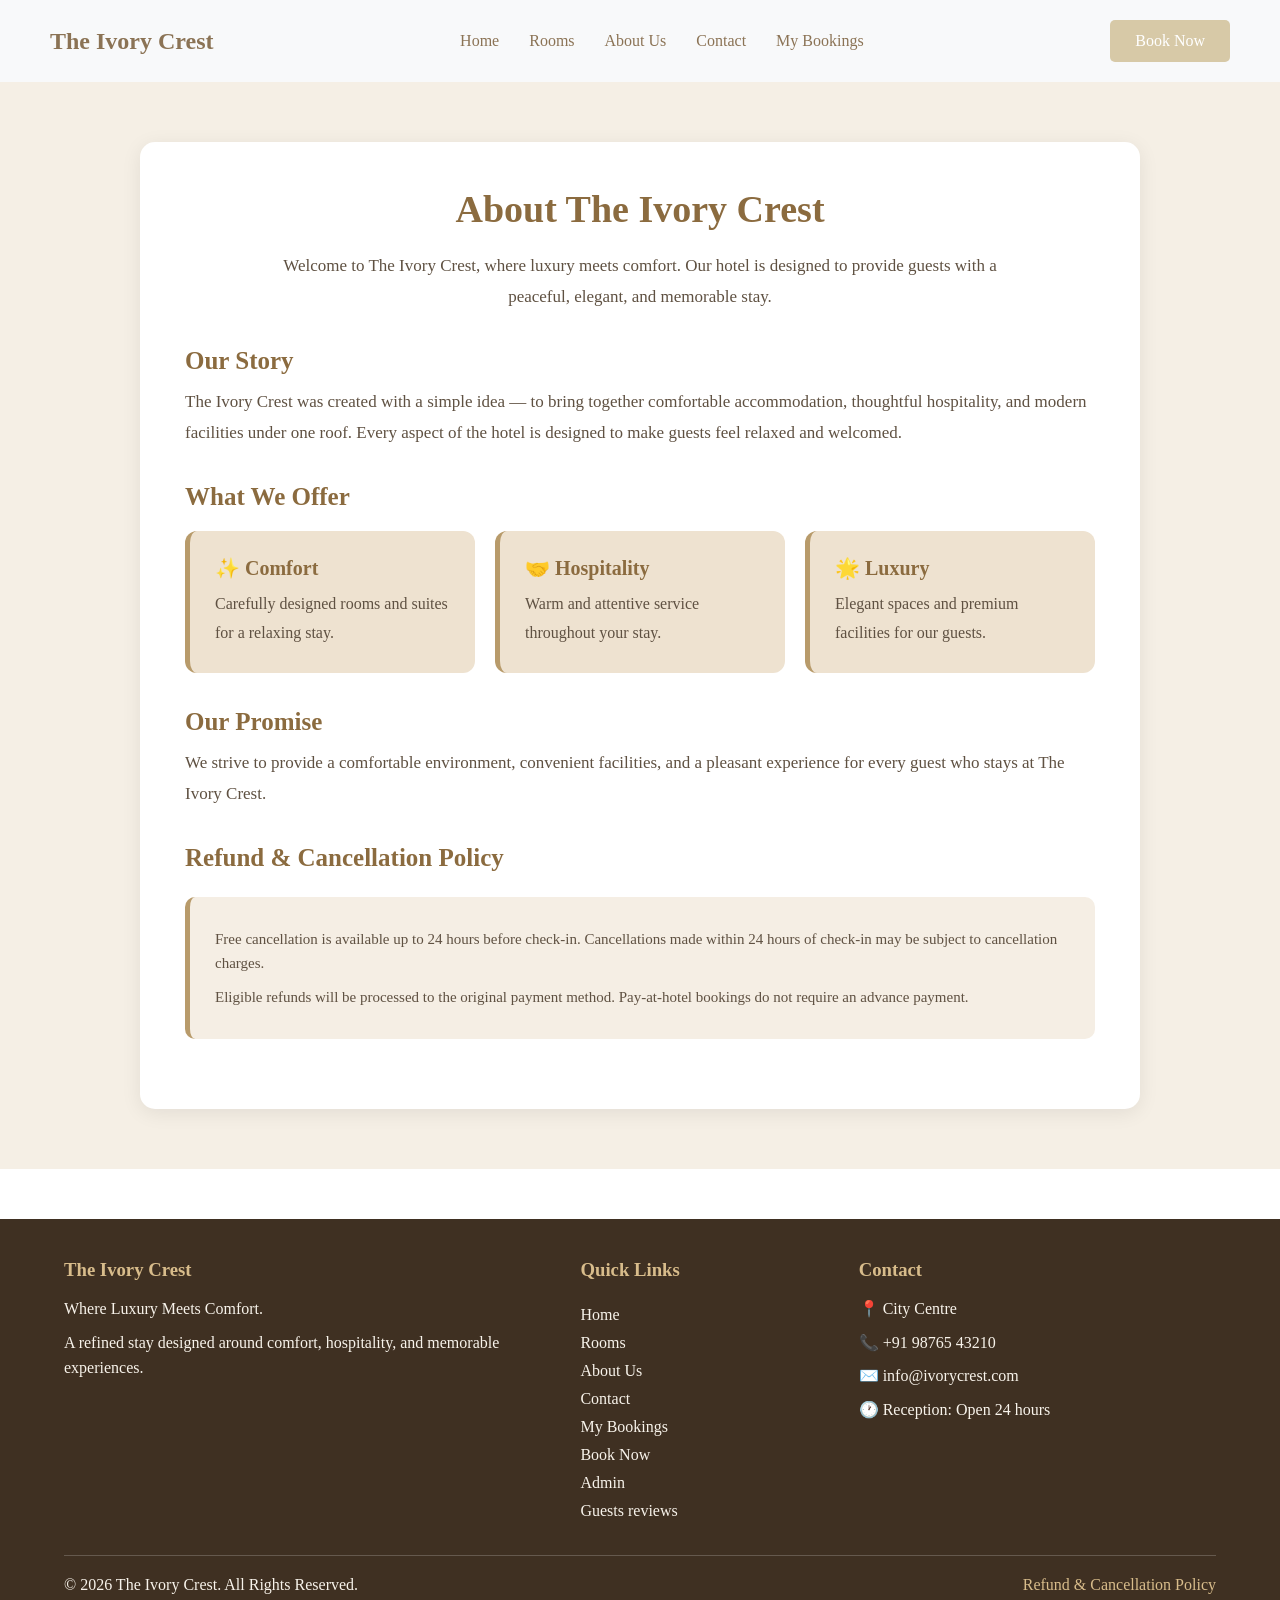
<file: about.html>
<!DOCTYPE html>
<html lang="en">
<head>
    <meta charset="UTF-8">
    <meta name="viewport" content="width=device-width, initial-scale=1.0">

    <title>About Us | The Ivory Crest</title>

    <link rel="stylesheet" href="style.css">
</head>

<body>

    <header>
        <nav>
            <div class="logo">The Ivory Crest</div>

            <ul>
                <li><a href="index.html">Home</a></li>
                <li><a href="index.html#rooms">Rooms</a></li>
                <li><a href="about.html">About Us</a></li>
                <li><a href="contact.html">Contact</a></li>
                <li><a href="my-bookings.html">My Bookings</a></li>
            </ul>

            <a href="booking.html" class="book-btn">Book Now</a>
        </nav>
    </header>

    <main class="about-page">

        <div class="about-page-card">

            <h1>About The Ivory Crest</h1>

            <p class="about-intro">
                Welcome to The Ivory Crest, where luxury meets comfort.
                Our hotel is designed to provide guests with a peaceful,
                elegant, and memorable stay.
            </p>

            <h2>Our Story</h2>

            <p>
                The Ivory Crest was created with a simple idea — to bring
                together comfortable accommodation, thoughtful hospitality,
                and modern facilities under one roof. Every aspect of the
                hotel is designed to make guests feel relaxed and welcomed.
            </p>

            <h2>What We Offer</h2>

            <div class="about-features">

                <div class="about-feature">
                    <h3>✨ Comfort</h3>
                    <p>
                        Carefully designed rooms and suites for a relaxing stay.
                    </p>
                </div>

                <div class="about-feature">
                    <h3>🤝 Hospitality</h3>
                    <p>
                        Warm and attentive service throughout your stay.
                    </p>
                </div>

                <div class="about-feature">
                    <h3>🌟 Luxury</h3>
                    <p>
                        Elegant spaces and premium facilities for our guests.
                    </p>
                </div>

            </div>

            <h2>Our Promise</h2>

            <p>
                We strive to provide a comfortable environment, convenient
                facilities, and a pleasant experience for every guest who
                stays at The Ivory Crest.
            </p>


        
        <h2 id="refund-policy">Refund & Cancellation Policy</h2>

<div class="refund-policy">
    <p>
        Free cancellation is available up to 24 hours before check-in.
        Cancellations made within 24 hours of check-in may be subject to
        cancellation charges.
    </p>

    <p>
        Eligible refunds will be processed to the original payment method.
        Pay-at-hotel bookings do not require an advance payment.
    </p>
</div>
</div>

    </main>

    <footer class="site-footer">

    <div class="footer-content">

        <div class="footer-about">
            <h3>The Ivory Crest</h3>
            <p>Where Luxury Meets Comfort.</p>
            <p>
                A refined stay designed around comfort,
                hospitality, and memorable experiences.
            </p>
        </div>

        <div class="footer-links">
            <h3>Quick Links</h3>
            <a href="index.html">Home</a>
            <a href="index.html#rooms">Rooms</a>
            <a href="about.html">About Us</a>
            <a href="contact.html">Contact</a>
            <a href="my-bookings.html">My Bookings</a>
            <a href="booking.html">Book Now</a>
            <a href="admin.html">Admin</a>
            <a href="reviews.html">Guests reviews</a>
        </div>

        <div class="footer-contact">
            <h3>Contact</h3>
            <p>📍 City Centre</p>
            <p>
                📞 <a href="tel:+919876543210">+91 98765 43210</a>
            </p>
            <p>
                ✉️ <a href="mailto:info@ivorycrest.com">info@ivorycrest.com</a>
            </p>
            <p>🕐 Reception: Open 24 hours</p>
        </div>

    </div>

    <div class="footer-bottom">
        <p>© 2026 The Ivory Crest. All Rights Reserved.</p>
        <a href="about.html#refund-policy">Refund & Cancellation Policy</a>
    </div>

</footer>

</body>
</html>
</file>
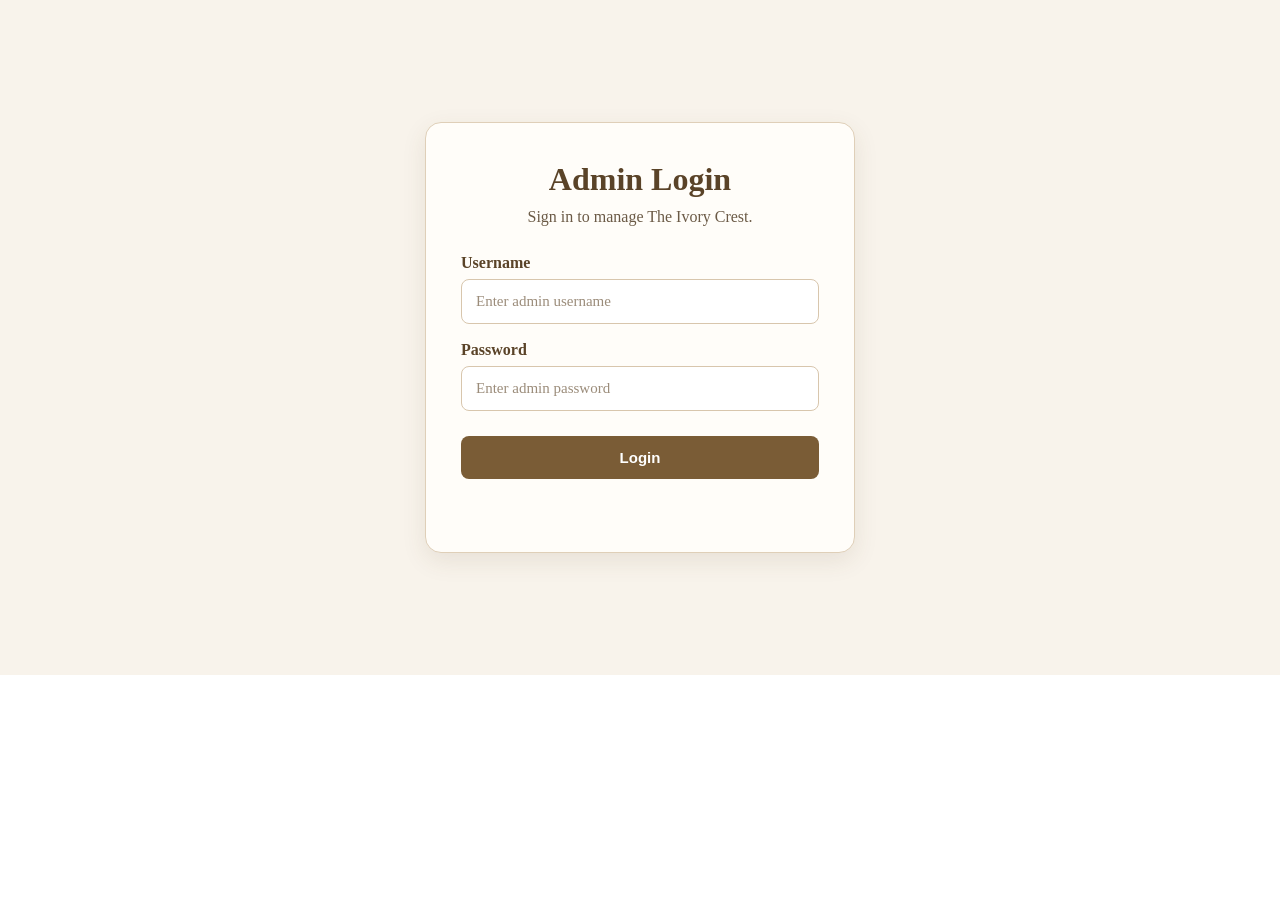
<file: admin-login.html>
<!DOCTYPE html>
<html lang="en">

<head>
    <meta charset="UTF-8">
    <meta name="viewport" content="width=device-width, initial-scale=1.0">

    <title>Admin Login | The Ivory Crest</title>

    <link rel="stylesheet" href="style.css">
</head>

<body>

    <main class="admin-login-page">

        <div class="admin-login-card">

            <h1>Admin Login</h1>

            <p>Sign in to manage The Ivory Crest.</p>

            <form id="admin-login-form">

                <label for="admin-username">Username</label>

                <input
                    type="text"
                    id="admin-username"
                    placeholder="Enter admin username"
                    required
                >

                <label for="admin-password">Password</label>

                <input
                    type="password"
                    id="admin-password"
                    placeholder="Enter admin password"
                    required
                >

                <button type="submit">
                    Login
                </button>

                <p id="admin-login-message"></p>

            </form>

        </div>

    </main>

    <script src="script.js"></script>

</body>
</html>
</file>
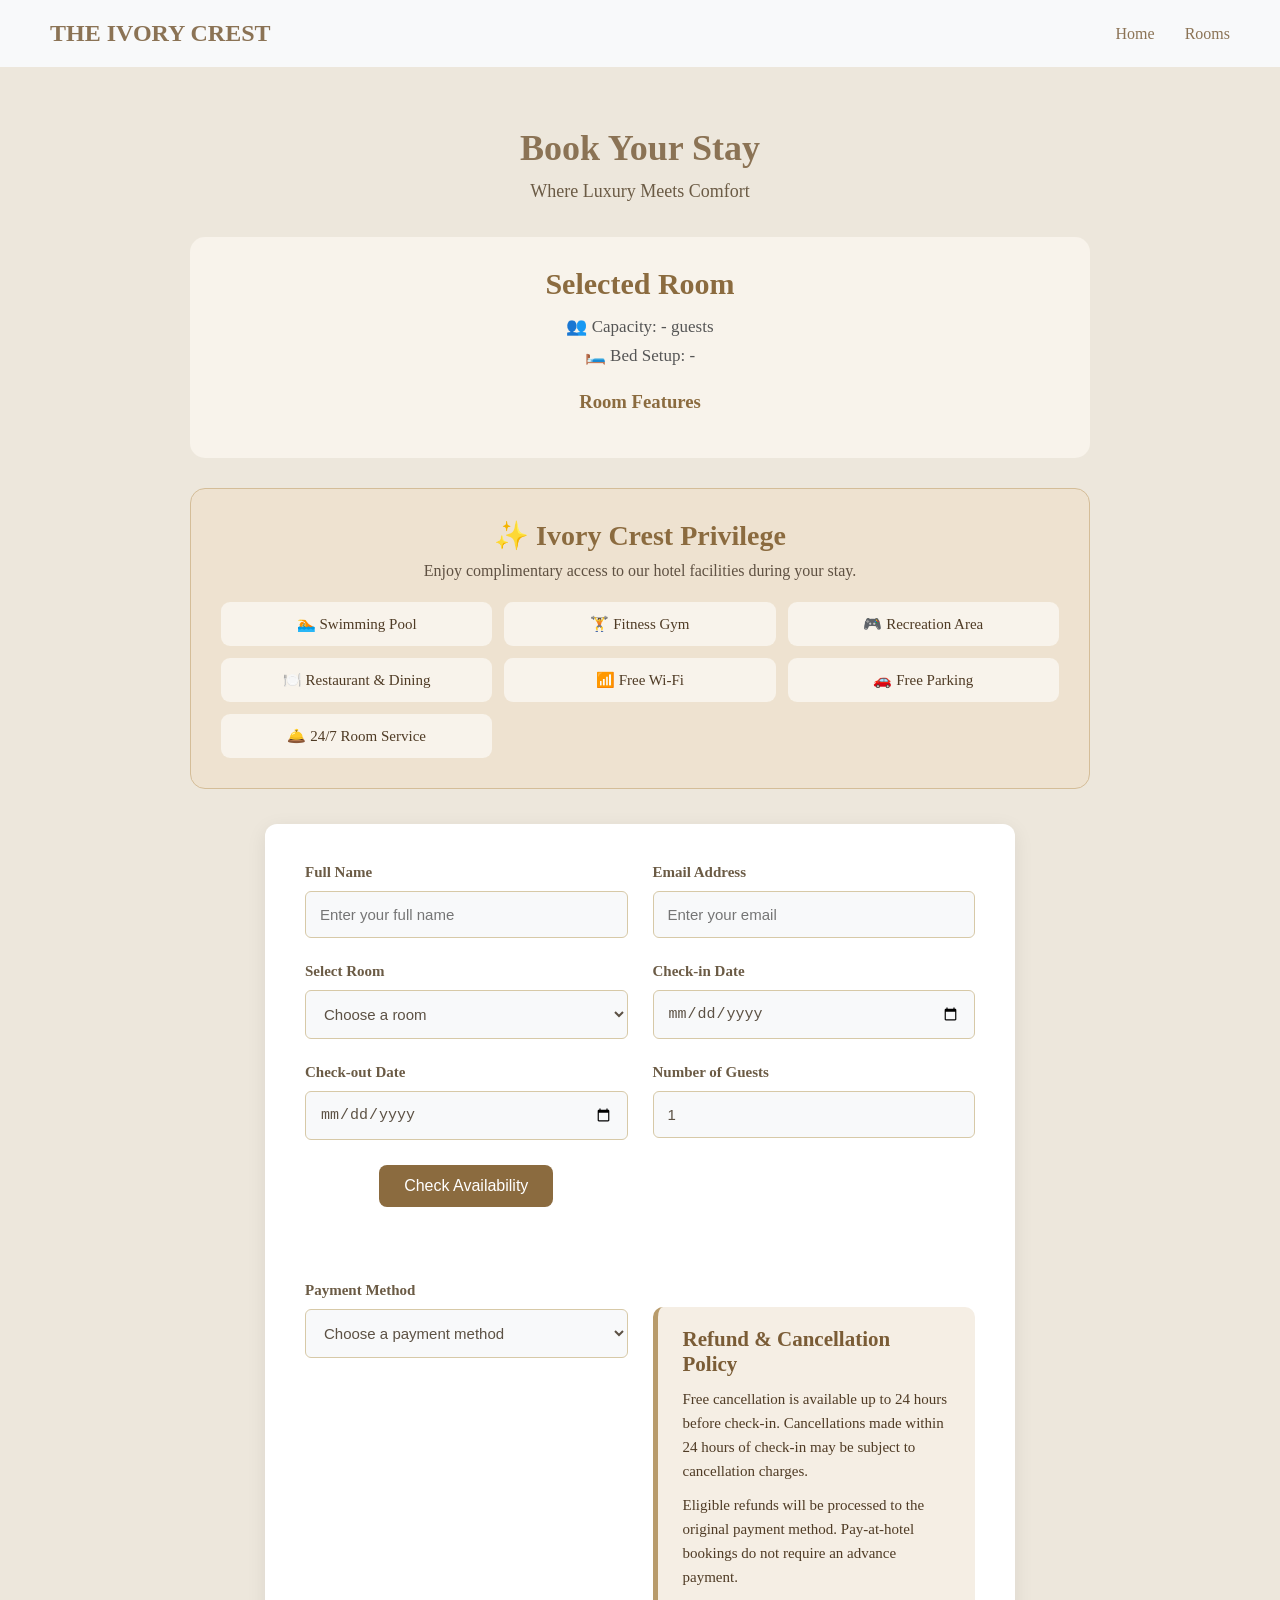
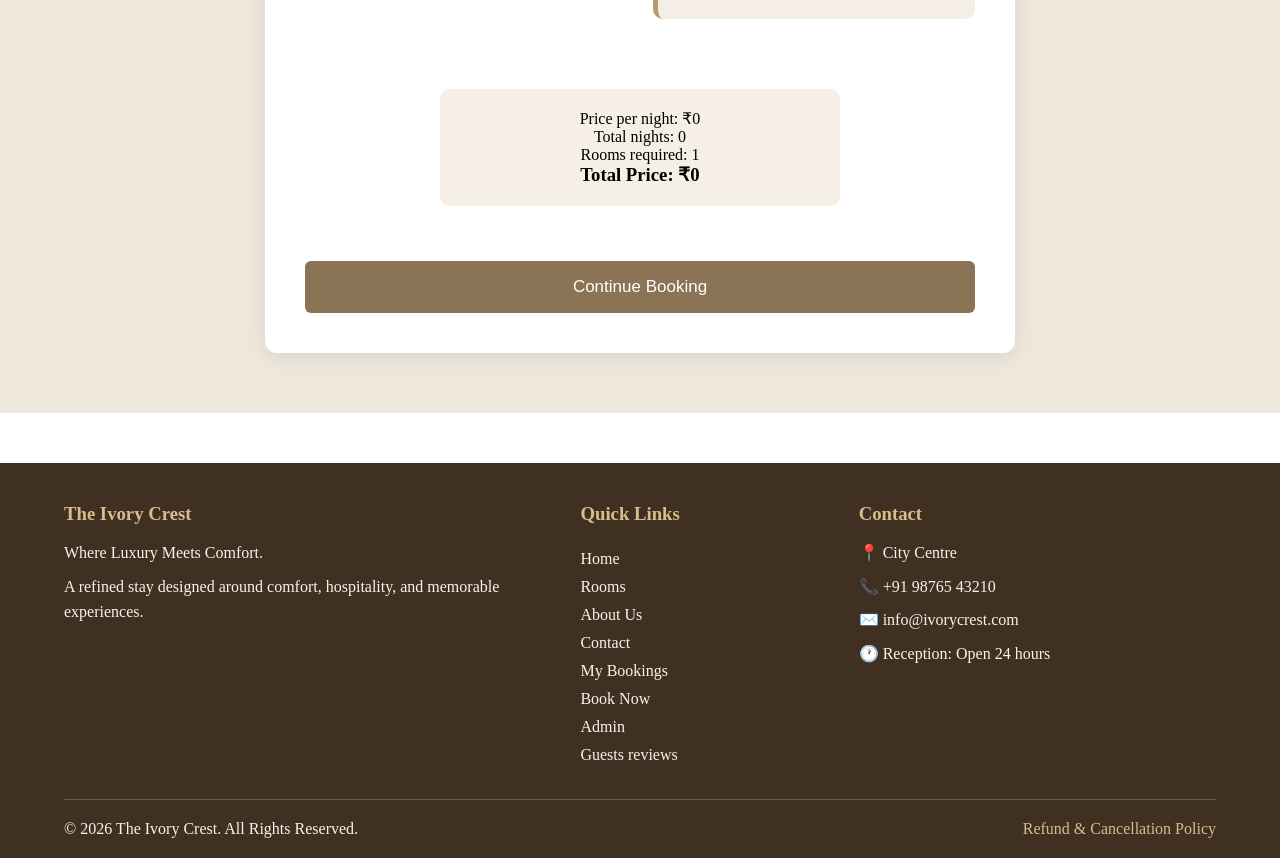
<file: booking.html>
<!DOCTYPE html>
<html lang="en">

<head>
    <meta charset="UTF-8">
    <meta name="viewport" content="width=device-width, initial-scale=1.0">

    <title>Book Your Stay | The Ivory Crest</title>

    <link rel="stylesheet" href="style.css">
</head>

<body>

    <header>
        <nav>
            <div class="logo">THE IVORY CREST</div>

            <ul>
                <li><a href="index.html">Home</a></li>
                <li><a href="index.html#rooms">Rooms</a></li>
            </ul>
        </nav>
    </header>

    <main class="booking-page">

        <div class="booking-page-heading">
            <h1>Book Your Stay</h1>
            <p>Where Luxury Meets Comfort</p>
        </div>
        <div class="booking-room-info">
    <h2 id="booking-room-name">Selected Room</h2>

    <p>
        👥 Capacity: <span id="booking-room-capacity">-</span> guests
    </p>

    <p>
        🛏️ Bed Setup: <span id="booking-room-bed">-</span>
    </p>

    <h3>Room Features</h3>

    <div id="booking-room-features" class="booking-features"></div>
</div>
<div class="ivory-privilege">
    <h2>✨ Ivory Crest Privilege</h2>

    <p>
        Enjoy complimentary access to our hotel facilities during your stay.
    </p>

    <div class="privilege-list">
        <span>🏊 Swimming Pool</span>
        <span>🏋️ Fitness Gym</span>
        <span>🎮 Recreation Area</span>
        <span>🍽️ Restaurant & Dining</span>
        <span>📶 Free Wi-Fi</span>
        <span>🚗 Free Parking</span>
        <span>🛎️ 24/7 Room Service</span>
    </div>
</div>

        <form id="booking-form" class="booking-form">

            <div class="form-group">
                <label for="guest-name">Full Name</label>
                <input type="text" id="guest-name" placeholder="Enter your full name" required>
            </div>

            <div class="form-group">
                <label for="guest-email">Email Address</label>
                <input type="email" id="guest-email" placeholder="Enter your email" required>
            </div>

            <div class="form-group">
                <label for="room-type">Select Room</label>

                <select id="room-type" required>
                    <option value="">Choose a room</option>
                    <option value="2000">Standard Room - ₹2,000/night</option>
                    <option value="3500">Deluxe Room - ₹3,500/night</option>
                    <option value="7000">Executive Suite - ₹7,000/night</option>
                    <option value="12000">Presidential Suite - ₹12,000/night</option>
                </select>
            </div>

            <div class="form-group">
                <label for="checkin">Check-in Date</label>
                <input type="date" id="checkin" required>
            </div>

            <div class="form-group">
                <label for="checkout">Check-out Date</label>
                <input type="date" id="checkout" required>
                <button type="button" id="check-availability" class="availability-btn">
    Check Availability
</button>

<p id="availability-message"></p>
            </div>


            <div class="form-group">
                <label for="guests">Number of Guests</label>
                <input type="number" id="guests" min="1" value="1" required>
                <p id="capacity-message"></p>
            </div>
            <div class="form-group">
    <label for="payment-method">Payment Method</label>

    <select id="payment-method" required>
        <option value="">Choose a payment method</option>
        <option value="hotel">Pay at Hotel</option>
        <option value="upi">UPI</option>
        <option value="card">Credit / Debit Card</option>
        <option value="netbanking">Net Banking</option>
    </select>
</div>
<div id="upi-details" class="payment-details" style="display: none;">
    <div class="form-group">
        <label for="upi-id">UPI ID</label>
        <input type="text" id="upi-id" placeholder="Enter your UPI ID">
    </div>
</div>

<div id="card-details" class="payment-details" style="display: none;">
    <div class="form-group">
        <label for="card-number">Card Number</label>
        <input type="text" id="card-number" placeholder="Enter card number">

        <label for="card-name">Cardholder Name</label>
        <input type="text" id="card-name" placeholder="Enter cardholder name">

        <label for="card-expiry">Expiry Date</label>
        <input type="text" id="card-expiry" placeholder="MM/YY">

        <label for="card-cvv">CVV</label>
        <input type="password" id="card-cvv" placeholder="Enter CVV">
    </div>
</div>

<div id="netbanking-details" class="payment-details" style="display: none;">
    <div class="form-group">
        <label for="bank-name">Select Bank</label>
        <select id="bank-name">
            <option value="">Choose your bank</option>
            <option value="sbi">State Bank of India</option>
            <option value="hdfc">HDFC Bank</option>
            <option value="icici">ICICI Bank</option>
            <option value="axis">Axis Bank</option>
        </select>
    </div>
</div>
<div class="refund-policy">
    <h3>Refund & Cancellation Policy</h3>

    <p>
        Free cancellation is available up to 24 hours before check-in.
        Cancellations made within 24 hours of check-in may be subject to
        cancellation charges.
    </p>

    <p>
        Eligible refunds will be processed to the original payment method.
        Pay-at-hotel bookings do not require an advance payment.
    </p>
</div>

            <div class="price-summary">
    <p>Price per night: ₹<span id="price-per-night">0</span></p>
    <p>Total nights: <span id="total-nights">0</span></p>
    <p>Rooms required: <span id="rooms-required">1</span></p>
    <h3>Total Price: ₹<span id="total-price">0</span></h3>
</div>

            <button type="submit" class="booking-btn">Continue Booking</button>

        </form>

    </main>
    <footer class="site-footer">

    <div class="footer-content">

        <div class="footer-about">
            <h3>The Ivory Crest</h3>
            <p>Where Luxury Meets Comfort.</p>
            <p>
                A refined stay designed around comfort,
                hospitality, and memorable experiences.
            </p>
        </div>

        <div class="footer-links">
            <h3>Quick Links</h3>
            <a href="index.html">Home</a>
            <a href="index.html#rooms">Rooms</a>
            <a href="about.html">About Us</a>
            <a href="contact.html">Contact</a>
            <a href="my-bookings.html">My Bookings</a>
            <a href="booking.html">Book Now</a>
            <a href="admin.html">Admin</a>
            <a href="reviews.html">Guests reviews</a>
        </div>

        <div class="footer-contact">
            <h3>Contact</h3>
            <p>📍 City Centre</p>
            <p>
                📞 <a href="tel:+919876543210">+91 98765 43210</a>
            </p>
            <p>
                ✉️ <a href="mailto:info@ivorycrest.com">info@ivorycrest.com</a>
            </p>
            <p>🕐 Reception: Open 24 hours</p>
        </div>

    </div>

    <div class="footer-bottom">
        <p>© 2026 The Ivory Crest. All Rights Reserved.</p>
        <a href="about.html#refund-policy">Refund & Cancellation Policy</a>
    </div>

</footer>

    <script src="script.js"></script>

</body>
</html>
</file>
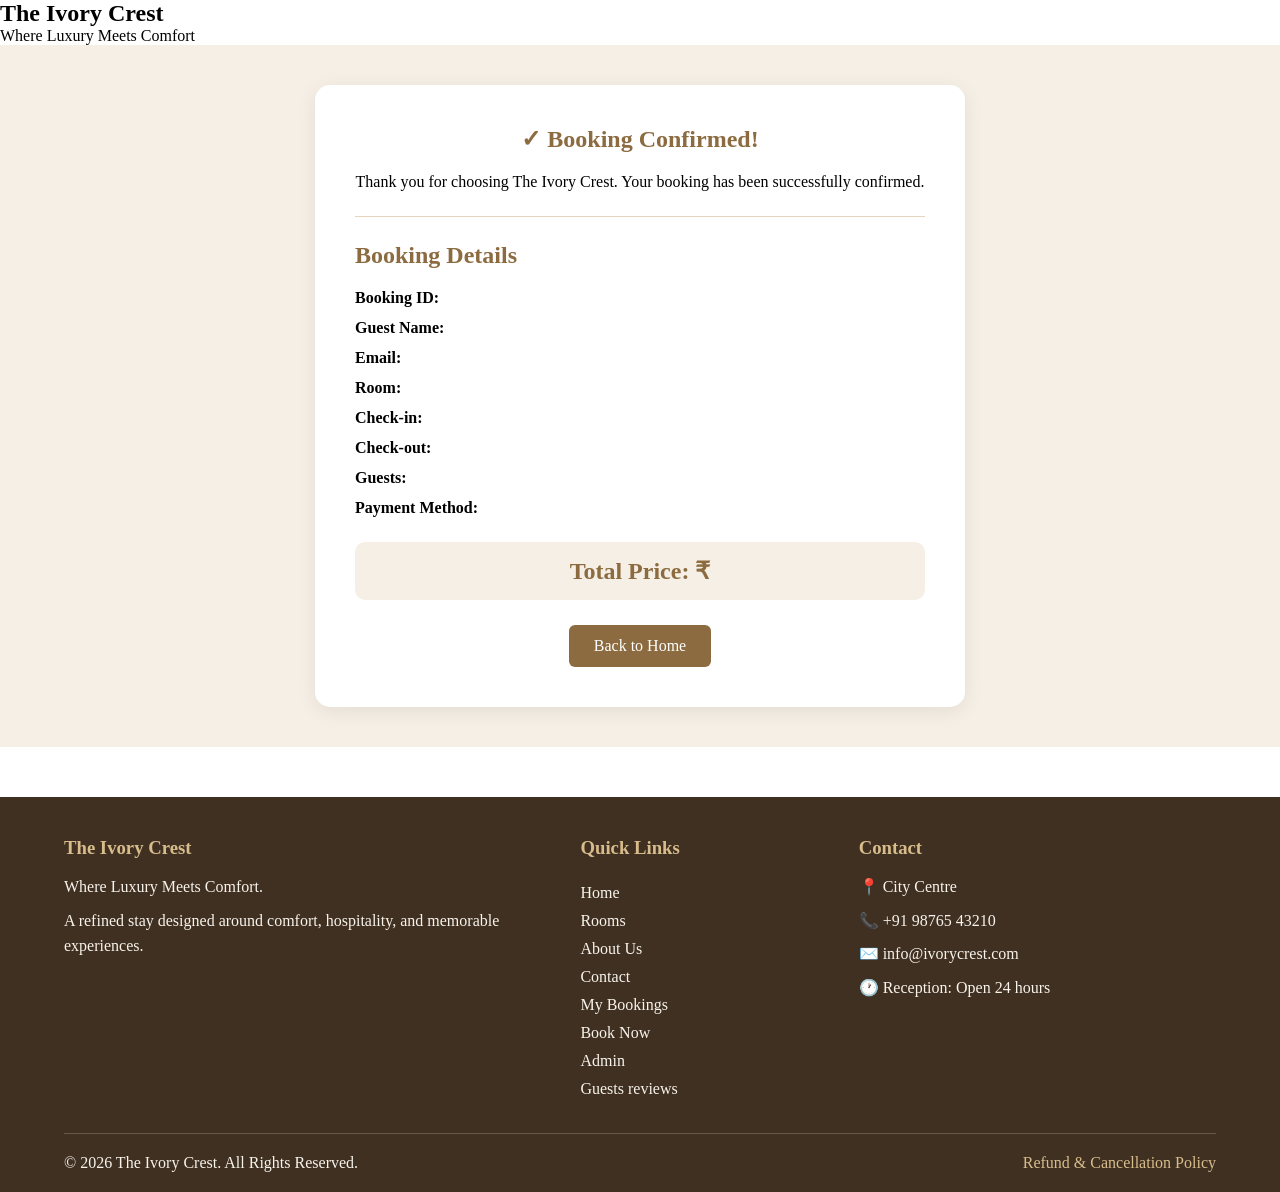
<file: confirmation.html>
<!DOCTYPE html>
<html lang="en">
<head>
    <meta charset="UTF-8">
    <meta name="viewport" content="width=device-width, initial-scale=1.0">
    <title>Booking Confirmation | The Ivory Crest</title>
    <link rel="stylesheet" href="style.css">
</head>

<body>

    <header>
        <h2>The Ivory Crest</h2>
        <p>Where Luxury Meets Comfort</p>
    </header>

    <section class="confirmation-container">

        <div class="confirmation-box">

            <h1>✓ Booking Confirmed!</h1>

            <p class="confirmation-message">
                Thank you for choosing The Ivory Crest.
                Your booking has been successfully confirmed.
            </p>

            <hr>

            <h2>Booking Details</h2>

            <p><strong>Booking ID:</strong> <span id="booking-id"></span></p>

            <p><strong>Guest Name:</strong> <span id="confirm-name"></span></p>

            <p><strong>Email:</strong> <span id="confirm-email"></span></p>

            <p><strong>Room:</strong> <span id="confirm-room"></span></p>

            <p><strong>Check-in:</strong> <span id="confirm-checkin"></span></p>

            <p><strong>Check-out:</strong> <span id="confirm-checkout"></span></p>

            <p><strong>Guests:</strong> <span id="confirm-guests"></span></p>
            <p><strong>Payment Method:</strong> <span id="confirm-payment"></span></p>

            <h2 class="total-amount">
                Total Price: ₹<span id="confirm-total"></span>
            </h2>

            <a href="index.html" class="home-button">Back to Home</a>

        </div>

    </section>
    <footer class="site-footer">

    <div class="footer-content">

        <div class="footer-about">
            <h3>The Ivory Crest</h3>
            <p>Where Luxury Meets Comfort.</p>
            <p>
                A refined stay designed around comfort,
                hospitality, and memorable experiences.
            </p>
        </div>

        <div class="footer-links">
            <h3>Quick Links</h3>
            <a href="index.html">Home</a>
            <a href="index.html#rooms">Rooms</a>
            <a href="about.html">About Us</a>
            <a href="contact.html">Contact</a>
            <a href="my-bookings.html">My Bookings</a>
            <a href="booking.html">Book Now</a>
            <a href="admin.html">Admin</a>
            <a href="reviews.html">Guests reviews</a>
        </div>

        <div class="footer-contact">
            <h3>Contact</h3>
            <p>📍 City Centre</p>
            <p>
                📞 <a href="tel:+919876543210">+91 98765 43210</a>
            </p>
            <p>
                ✉️ <a href="mailto:info@ivorycrest.com">info@ivorycrest.com</a>
            </p>
            <p>🕐 Reception: Open 24 hours</p>
        </div>

    </div>

    <div class="footer-bottom">
        <p>© 2026 The Ivory Crest. All Rights Reserved.</p>
        <a href="about.html#refund-policy">Refund & Cancellation Policy</a>
    </div>

</footer>

    <script src="script.js"></script>

</body>
</html>
</file>
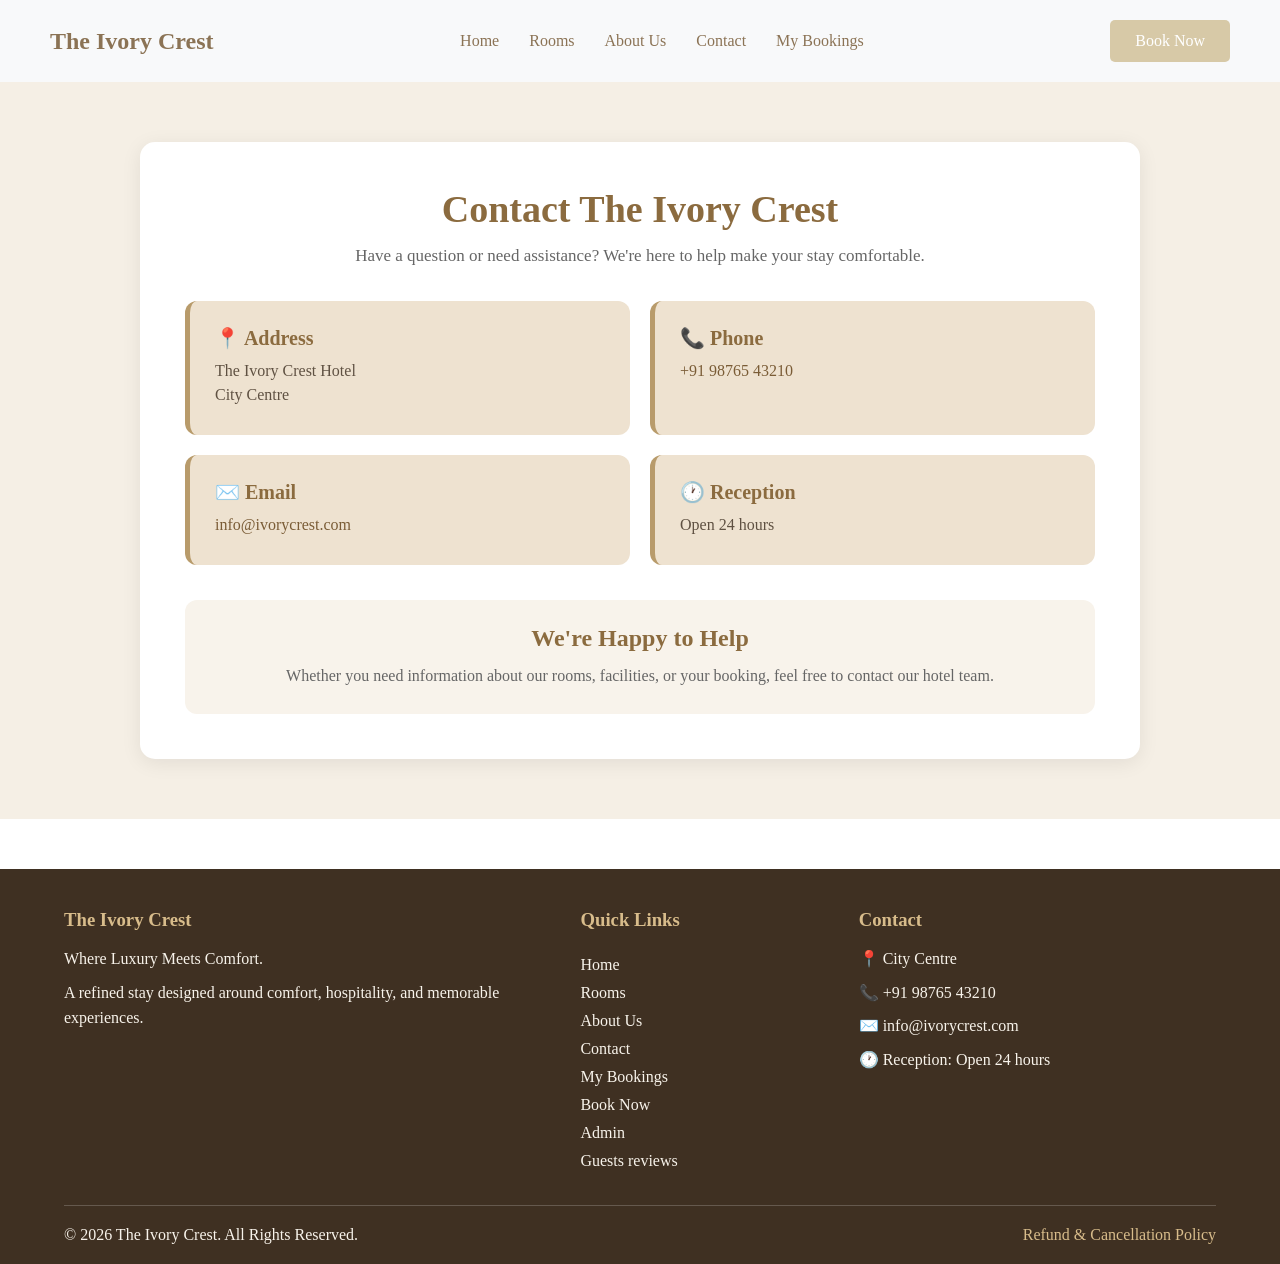
<file: contact.html>
<!DOCTYPE html>
<html lang="en">
<head>
    <meta charset="UTF-8">
    <meta name="viewport" content="width=device-width, initial-scale=1.0">

    <title>Contact Us | The Ivory Crest</title>

    <link rel="stylesheet" href="style.css">
</head>

<body>

    <header>
        <nav>
            <div class="logo">The Ivory Crest</div>

            <ul>
                <li><a href="index.html">Home</a></li>
                <li><a href="index.html#rooms">Rooms</a></li>
                <li><a href="about.html">About Us</a></li>
                <li><a href="contact.html">Contact</a></li>
                <li><a href="my-bookings.html">My Bookings</a></li>
            </ul>

            <a href="booking.html" class="book-btn">Book Now</a>
        </nav>
    </header>

    <main class="contact-page">

        <div class="contact-card">

            <h1>Contact The Ivory Crest</h1>

            <p class="contact-intro">
                Have a question or need assistance?
                We're here to help make your stay comfortable.
            </p>

            <div class="contact-details">

                <div class="contact-item">
                    <h3>📍 Address</h3>
                    <p>The Ivory Crest Hotel</p>
                    <p>City Centre</p>
                </div>

                <div class="contact-item">
    <h3>📞 Phone</h3>
    <p>
        <a href="tel:+919876543210">+91 98765 43210</a>
    </p>
</div>

<div class="contact-item">
    <h3>✉️ Email</h3>
    <p>
        <a href="mailto:info@ivorycrest.com">info@ivorycrest.com</a>
    </p>
</div>

                <div class="contact-item">
                    <h3>🕐 Reception</h3>
                    <p>Open 24 hours</p>
                </div>

            </div>

            <div class="contact-message">
                <h2>We're Happy to Help</h2>

                <p>
                    Whether you need information about our rooms,
                    facilities, or your booking, feel free to contact
                    our hotel team.
                </p>
            </div>

        </div>

    </main>

    <footer class="site-footer">

    <div class="footer-content">

        <div class="footer-about">
            <h3>The Ivory Crest</h3>
            <p>Where Luxury Meets Comfort.</p>
            <p>
                A refined stay designed around comfort,
                hospitality, and memorable experiences.
            </p>
        </div>

        <div class="footer-links">
            <h3>Quick Links</h3>
            <a href="index.html">Home</a>
            <a href="index.html#rooms">Rooms</a>
            <a href="about.html">About Us</a>
            <a href="contact.html">Contact</a>
            <a href="my-bookings.html">My Bookings</a>
            <a href="booking.html">Book Now</a>
            <a href="admin.html">Admin</a>
            <a href="reviews.html">Guests reviews</a>
        </div>

        <div class="footer-contact">
            <h3>Contact</h3>
            <p>📍 City Centre</p>
            <p>
                📞 <a href="tel:+919876543210">+91 98765 43210</a>
            </p>
            <p>
                ✉️ <a href="mailto:info@ivorycrest.com">info@ivorycrest.com</a>
            </p>
            <p>🕐 Reception: Open 24 hours</p>
        </div>

    </div>

    <div class="footer-bottom">
        <p>© 2026 The Ivory Crest. All Rights Reserved.</p>
        <a href="about.html#refund-policy">Refund & Cancellation Policy</a>
    </div>

</footer>

</body>
</html>
</file>
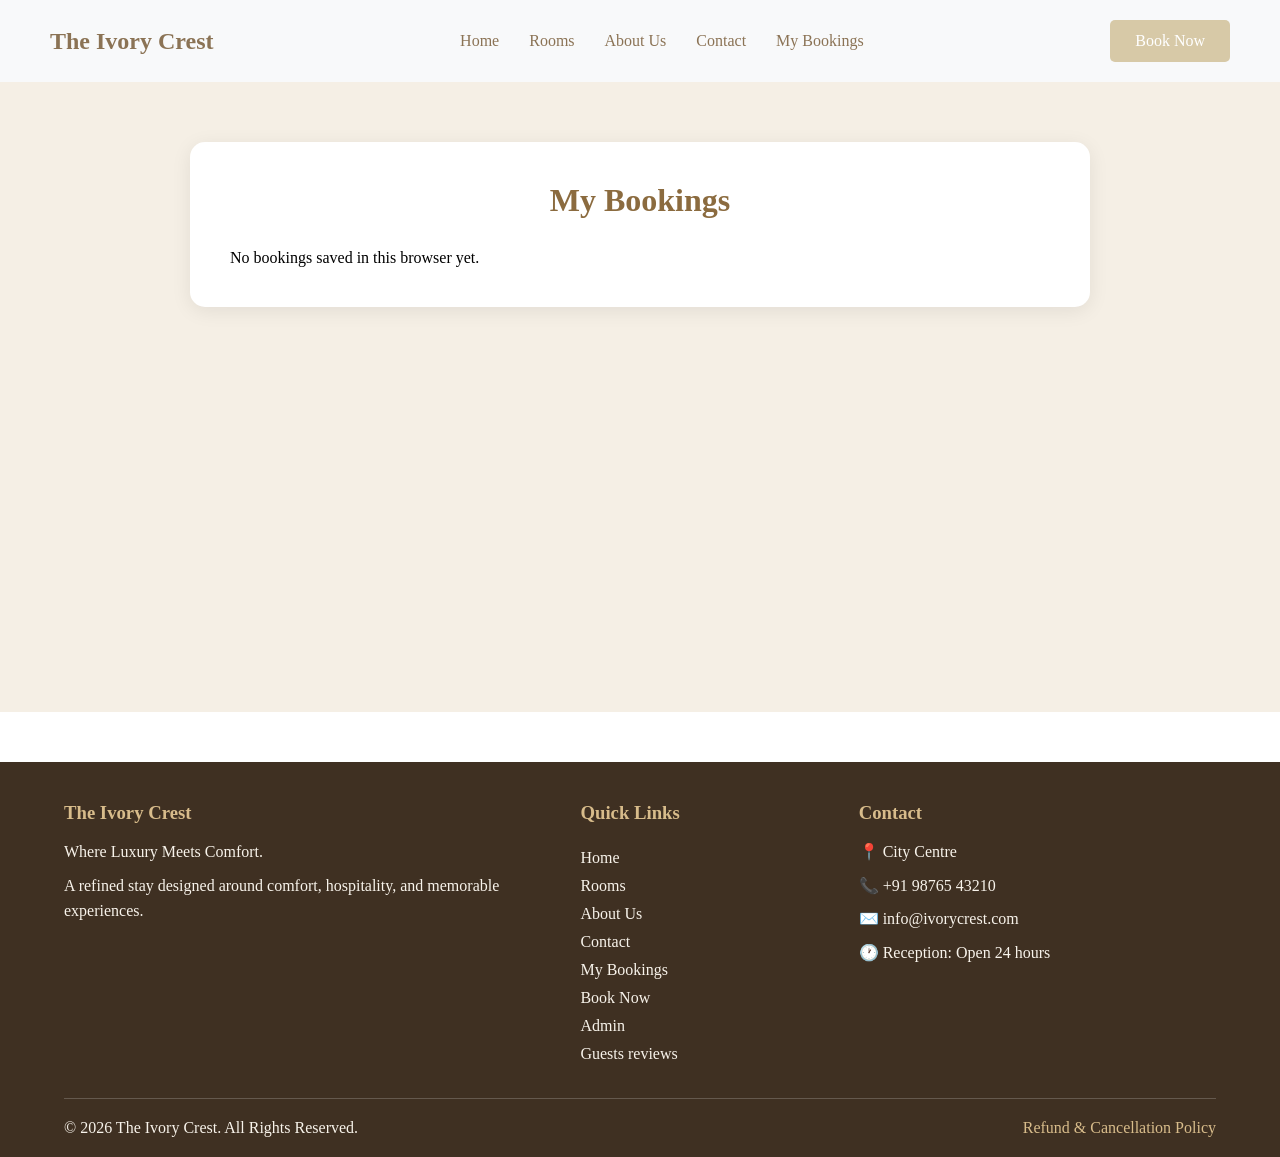
<file: my-bookings.html>
<!DOCTYPE html>
<html lang="en">
<head>
    <meta charset="UTF-8">
    <meta name="viewport" content="width=device-width, initial-scale=1.0">

    <title>My Bookings | The Ivory Crest</title>

    <link rel="stylesheet" href="style.css">
</head>

<body>

    <header>
        <nav>
            <div class="logo">The Ivory Crest</div>

            <ul>
                <li><a href="index.html">Home</a></li>
                <li><a href="index.html#rooms">Rooms</a></li>
                <li><a href="about.html">About Us</a></li>
                <li><a href="contact.html">Contact</a></li>
                <li><a href="my-bookings.html">My Bookings</a></li>
            </ul>

            <a href="booking.html" class="book-btn">Book Now</a>
        </nav>
    </header>

    <main class="my-bookings-container">

        <div class="my-bookings-card">

            <h1>My Bookings</h1>

            <div id="booking-details">
                <p>No booking found.</p>
            </div>

        </div>

    </main>
    <footer class="site-footer">

    <div class="footer-content">

        <div class="footer-about">
            <h3>The Ivory Crest</h3>
            <p>Where Luxury Meets Comfort.</p>
            <p>
                A refined stay designed around comfort,
                hospitality, and memorable experiences.
            </p>
        </div>

        <div class="footer-links">
            <h3>Quick Links</h3>
            <a href="index.html">Home</a>
            <a href="index.html#rooms">Rooms</a>
            <a href="about.html">About Us</a>
            <a href="contact.html">Contact</a>
            <a href="my-bookings.html">My Bookings</a>
            <a href="booking.html">Book Now</a>
            <a href="admin.html">Admin</a>
            <a href="reviews.html">Guests reviews</a>
        </div>

        <div class="footer-contact">
            <h3>Contact</h3>
            <p>📍 City Centre</p>
            <p>
                📞 <a href="tel:+919876543210">+91 98765 43210</a>
            </p>
            <p>
                ✉️ <a href="mailto:info@ivorycrest.com">info@ivorycrest.com</a>
            </p>
            <p>🕐 Reception: Open 24 hours</p>
        </div>

    </div>

    <div class="footer-bottom">
        <p>© 2026 The Ivory Crest. All Rights Reserved.</p>
        <a href="about.html#refund-policy">Refund & Cancellation Policy</a>
    </div>

</footer>

    
    <script src="script.js"></script>
</body>
</html>
</file>
<file: style.css>
* {
    margin: 0;
    padding: 0;
    box-sizing: border-box;
}
nav {
    display: flex;
    justify-content: space-between;
    align-items: center;
    background-color: #F8F9FA;
    padding: 20px 50px;
}
.logo {
    font-size: 24px;
    font-weight: bold;
    color: #8B7355;
}
nav ul {
    display: flex;
    list-style: none;
    gap: 30px;
}
nav ul li a {
    text-decoration: none;
    color: #8B7355;
    font-size: 16px;
}
.book-btn {
    text-decoration: none;
    background-color: #D7C9A7;
    color: #FFFFFF;
    padding: 12px 25px;
    border-radius: 5px;
}
.hero {
    background-color: #EDE7DC;
    min-height: 500px;
    display: flex;
    justify-content: center;
    align-items: center;
    text-align: center;
    padding: 50px 20px;
}
.hero-content {
    max-width: 800px;
}
.hero h1 {
    font-size: 42px;
    color: #8B7355;
    margin-bottom: 20px;
}
.hero h2 {
    font-size: 24px;
    color: #6B5B45;
    margin-bottom: 20px;
}
.hero p {
    font-size: 18px;
    color: #5C5144;
    line-height: 1.8;
    margin-bottom: 30px;
}
.explore-btn {
    display: inline-block;
    background-color: #8B7355;
    color: #FFFFFF;
    text-decoration: none;
    padding: 15px 30px;
    border-radius: 5px;
    font-size: 16px;
}
/* Rooms Section */
.rooms {
    background-color: #FFFFFF;
    padding: 70px 50px;
    text-align: center;
}

/* Rooms Heading */
.rooms-heading h2 {
    font-size: 32px;
    color: #8B7355;
    margin-bottom: 15px;
}

.rooms-heading p {
    font-size: 16px;
    color: #6B5B45;
    margin-bottom: 40px;
}

/* Room Container */
.room-container {
    display: flex;
    justify-content: center;
    gap: 25px;
    flex-wrap: wrap;
}

/* Individual Room Card */
.room-card {
    background-color: #F8F9FA;
    width: 250px;
    padding: 30px 20px;
    border: 1px solid #EDE7DC;
    border-radius: 10px;
    box-shadow: 0 4px 10px rgba(0, 0, 0, 0.08);
}

/* Room Name */
.room-card h3 {
    font-size: 22px;
    color: #8B7355;
    margin-bottom: 15px;
}

/* Room Description */
.room-card p {
    font-size: 15px;
    color: #5C5144;
    line-height: 1.6;
    margin-bottom: 20px;
}

/* Room Price */
.room-card h4 {
    font-size: 20px;
    color: #6B5B45;
    margin-bottom: 25px;
}

/* Book Now Button */
.room-btn {
    display: inline-block;
    background-color: #8B7355;
    color: #FFFFFF;
    text-decoration: none;
    padding: 12px 25px;
    border-radius: 5px;
}
/* ===== BOOKING PAGE ===== */

.booking-page {
    background-color: #EDE7DC;
    min-height: 100vh;
    padding: 60px 20px;
}

/* Booking Page Heading */

.booking-page-heading {
    text-align: center;
    margin-bottom: 35px;
}

.booking-page-heading h1 {
    font-size: 36px;
    color: #8B7355;
    margin-bottom: 12px;
}

.booking-page-heading p {
    font-size: 18px;
    color: #6B5B45;
}

/* Booking Form */

.booking-form {
    background-color: #FFFFFF;
    max-width: 750px;
    margin: 0 auto;
    padding: 40px;
    border-radius: 12px;
    box-shadow: 0 5px 20px rgba(0, 0, 0, 0.08);

    display: grid;
    grid-template-columns: 1fr 1fr;
    gap: 25px;
}

/* Form Groups */

.form-group {
    display: flex;
    flex-direction: column;
    gap: 10px;
}

.form-group label {
    font-size: 15px;
    font-weight: bold;
    color: #6B5B45;
}

/* Input Fields */

.form-group input,
.form-group select {
    width: 100%;
    padding: 14px;
    border: 1px solid #D7C9A7;
    border-radius: 6px;
    font-size: 15px;
    background-color: #F8F9FA;
    color: #5C5144;
}

/* Focus Effect */

.form-group input:focus,
.form-group select:focus {
    outline: none;
    border-color: #8B7355;
}

/* Booking Button */

.booking-btn {
    grid-column: 1 / -1;
    background-color: #8B7355;
    color: #FFFFFF;
    border: none;
    padding: 16px;
    border-radius: 6px;
    font-size: 17px;
    cursor: pointer;
    margin-top: 10px;
}

.booking-btn:hover {
    background-color: #6B5B45;
}

/* Mobile Layout */

@media (max-width: 600px) {
    .booking-form {
        grid-template-columns: 1fr;
        padding: 25px;
    }

    .booking-page-heading h1 {
        font-size: 28px;
    }
}
.price-summary {
    width: 100%;
    max-width: 400px;
    margin: 20px auto;
    background-color: #f5efe5;
    padding: 20px;
    border-radius: 10px;
    text-align: center;
    box-sizing: border-box;
    grid-column: 1 / -1;
    justify-self: center;
}
/* Booking Confirmation Page */

.confirmation-container {
    min-height: 70vh;
    display: flex;
    justify-content: center;
    align-items: center;
    padding: 40px 20px;
    background-color: #f5efe5;
}

.confirmation-box {
    width: 100%;
    max-width: 650px;
    background-color: white;
    padding: 40px;
    border-radius: 15px;
    box-shadow: 0 4px 20px rgba(0, 0, 0, 0.08);
    box-sizing: border-box;
}

.confirmation-box h1 {
    text-align: center;
    color: #8b6b3f;
    margin-bottom: 20px;
}

.confirmation-message {
    text-align: center;
    font-size: 17px;
    margin-bottom: 25px;
}

.confirmation-box hr {
    border: none;
    border-top: 1px solid #e5d5bd;
    margin: 25px 0;
}

.confirmation-box h2 {
    color: #8b6b3f;
    margin-bottom: 20px;
}

.confirmation-box p {
    margin: 12px 0;
    font-size: 16px;
}

.total-amount {
    text-align: center;
    background-color: #f5efe5;
    padding: 15px;
    border-radius: 10px;
    margin-top: 25px;
}

.home-button {
    display: block;
    width: fit-content;
    margin: 25px auto 0;
    padding: 12px 25px;
    background-color: #8b6b3f;
    color: white;
    text-decoration: none;
    border-radius: 6px;
}

.home-button:hover {
    background-color: #6e512d;
}
.room-details-container {
    min-height: 70vh;
    display: flex;
    justify-content: center;
    align-items: center;
    padding: 50px 20px;
    background-color: #f5efe5;
}

.room-details-card {
    width: 100%;
    max-width: 1100px;
    background-color: white;
    padding: 40px;
    border-radius: 15px;
    box-shadow: 0 4px 20px rgba(0, 0, 0, 0.08);
    box-sizing: border-box;
    display: block;
}

.room-details-card h1 {
    text-align: center;
    color: #8b6b3f;
    margin-bottom: 20px;
}

.room-details-card p {
    text-align: center;
    line-height: 1.8;
    margin: 20px auto 35px;
    max-width: 600px;
    color: #666;
    font-size: 17px;
}

.room-details-card h2 {
    color: #8b6b3f;
    margin-top: 30px;
    margin-bottom: 15px;
    font-size: 24px;
}

.room-details-card ul {
    list-style: none !important;
    padding: 0 !important;
    margin: 20px 0 30px !important;

    display: grid !important;
    grid-template-columns: repeat(2, 1fr) !important;
    gap: 12px !important;
}

.room-details-card ul li {
    list-style: none !important;
    background-color: #f8f3eb !important;
    padding: 14px 18px !important;
    border-radius: 8px !important;
    color: #5f4a32 !important;
    font-size: 15px !important;
    border-left: 4px solid #b89b6b !important;

    display: block !important;
    width: auto !important;
    box-sizing: border-box !important;
}

.room-details-card .home-button {
    margin-top: 30px;
}
.hero {
    position: relative;
    min-height: 600px;
    display: flex;
    align-items: center;
    justify-content: center;
    text-align: center;
    overflow: hidden;
}

.hero img {
    position: absolute;
    width: 100%;
    height: 100%;
    object-fit: cover;
    top: 0;
    left: 0;
    z-index: 0;
}

.hero::after {
    content: "";
    position: absolute;
    inset: 0;
    background: rgba(0, 0, 0, 0.35);
    z-index: 1;
}

.hero > div {
    position: relative;
    z-index: 2;
    color: white;
    max-width: 750px;
    padding: 30px;
}

.hero h1 {
    font-size: 55px;
    margin-bottom: 15px;
}

.hero p {
    font-size: 20px;
}
.hero h1,
.hero p {
    color: white !important;
    position: relative;
    z-index: 2;
}

.hero h1 {
    font-size: 55px;
    text-align: center;
}

.hero p {
    font-size: 20px;
    text-align: center;
}

.hero > * {
    position: relative;
    z-index: 2;
}
.room-card img {
    width: 100%;
    height: 220px;
    object-fit: cover;
    display: block;
    border-radius: 10px 10px 0 0;
}
.room-buttons {
    display: flex;
    gap: 12px;
    margin-top: 15px;
}

.room-buttons .room-btn {
    flex: 1;
    text-align: center;
    box-sizing: border-box;
}
.room-gallery {
    display: grid;
    grid-template-columns: repeat(2, 1fr);
    gap: 15px;
    margin: 30px 0;
}

.gallery-item {
    width: 100%;
    height: 220px;
    overflow: hidden;
    border-radius: 10px;
}

.gallery-item img {
    width: 100%;
    height: 100%;
    object-fit: cover;
}

.photo-placeholder {
    width: 100%;
    height: 100%;
    background: linear-gradient(to bottom, #eee3d2, #d8c2a2);
    display: flex;
    justify-content: center;
    align-items: flex-end;
    color: white;
    font-size: 18px;
    font-weight: 600;
    letter-spacing: 0.5px;
    text-transform: uppercase;
    text-align: center;
    padding: 20px;
    box-sizing: border-box;
    text-shadow: 0 2px 5px rgba(0,0,0,0.35);
}
.gallery-item {
    position: relative;
    width: 100%;
    overflow: hidden;
    border-radius: 12px;
}

.gallery-item img {
    width: 100%;
    height: auto;
    display: block;
}
@media (max-width: 700px) {
    .room-gallery {
        grid-template-columns: 1fr;
    }
}
.room-booking-section {
    margin-top: 35px;
    padding: 25px;
    background-color: #f8f3eb;
    border-radius: 12px;
    text-align: center;
}

.room-booking-section h2 {
    margin: 0;
    font-size: 30px;
    color: #8b6b3f;
}

.room-booking-section .per-night {
    font-size: 16px;
    color: #777;
    font-weight: normal;
}

.room-booking-section p {
    margin: 10px 0 20px;
    font-size: 15px;
    color: #666;
}

.room-booking-section .home-button {
    margin: 0 auto;
}
/* Final room details layout fix */

.room-details-container {
    display: block !important;
    width: 100% !important;
    padding: 50px 20px !important;
    box-sizing: border-box !important;
}

.room-details-card {
    display: block !important;
    width: 100% !important;
    max-width: 1100px !important;
    margin: 0 auto !important;
    box-sizing: border-box !important;
}

.room-gallery {
    display: grid !important;
    grid-template-columns: repeat(2, minmax(0, 1fr)) !important;
    gap: 20px !important;
    width: 100% !important;
    margin: 30px 0 !important;
}

.room-gallery .gallery-item {
    width: 100% !important;
}

.room-gallery .gallery-item img {
    width: 100% !important;
    height: auto !important;
    display: block !important;
}

.room-details-card > h2 {
    display: block !important;
    width: 100% !important;
    margin-top: 35px !important;
}

.room-details-card > ul {
    display: grid !important;
    width: 100% !important;
    grid-template-columns: repeat(2, minmax(0, 1fr)) !important;
    box-sizing: border-box !important;
}

.room-booking-section {
    display: block !important;
    width: 100% !important;
    box-sizing: border-box !important;
    margin-top: 35px !important;
}
/* Room facility blocks */

.room-details-card > ul {
    list-style: none !important;
    padding: 0 !important;
    margin: 20px 0 30px !important;
    display: grid !important;
    grid-template-columns: repeat(2, minmax(0, 1fr)) !important;
    gap: 12px !important;
}

.room-details-card > ul > li {
    background-color: #f8f3eb !important;
    padding: 14px 18px !important;
    border-radius: 8px !important;
    color: #5f4a32 !important;
    font-size: 15px !important;
    border-left: 4px solid #b89b6b !important;
    box-sizing: border-box !important;
}
.facility-grid {
    display: grid;
    grid-template-columns: repeat(2, 1fr);
    gap: 12px;
    margin: 20px 0 30px;
}

.facility-block {
    background-color: #eee2d0;
    padding: 17px 20px;
    border-radius: 10px;
    color: #4f3b25;
    font-size: 18px;
    font-weight: 500;
    border-left: 5px solid #b89b6b;
    box-sizing: border-box;
}
.room-gallery {
    display: grid !important;
    grid-template-columns: repeat(2, minmax(0, 1fr)) !important;
    gap: 25px !important;
    width: 100% !important;
}

.room-gallery .gallery-item {
    width: 100% !important;
    height: auto !important;
    overflow: visible !important;
    background: transparent !important;
    border-radius: 18px !important;
}

.room-gallery .gallery-item img {
    display: block !important;
    width: 75% !important;
    height: auto !important;
    max-height: none !important;
    object-fit: initial !important;
    border-radius: 18px !important;
    margin: 0 auto !important;
}

@media (max-width: 700px) {
    .room-gallery {
        grid-template-columns: 1fr !important;
    }
}
.exclusive-section {
    margin-top: 35px;
    padding-top: 10px;
}

.exclusive-section h2 {
    color: #8b6b3f;
}
.hotel-privileges {
    padding: 60px 20px;
    background-color: #f5efe5;
    text-align: center;
}

.hotel-privileges h2 {
    color: #8b6b3f;
    font-size: 32px;
    margin-bottom: 10px;
}

.hotel-privileges > p {
    color: #666;
    font-size: 17px;
    margin-bottom: 30px;
}

.privileges-row {
    max-width: 1000px;
    margin: 0 auto;
    display: grid;
    grid-template-columns: repeat(3, 1fr);
    gap: 18px;
}

.privilege-item {
    background-color: #eee2d0;
    padding: 18px;
    border-radius: 12px;
    border-left: 5px solid #b89b6b;
    color: #4f3b25;
    font-size: 17px;
    font-weight: 500;
}

@media (max-width: 700px) {
    .privileges-row {
        grid-template-columns: 1fr;
    }
}
.booking-room-info {
    width: 100%;
    max-width: 900px;
    margin: 0 auto 30px;
    padding: 30px;
    background-color: #f8f3eb;
    border-radius: 15px;
    box-sizing: border-box;
    text-align: center;
}

.booking-room-info h2 {
    color: #8b6b3f;
    font-size: 30px;
    margin-bottom: 15px;
}

.booking-room-info p {
    color: #555;
    font-size: 17px;
    margin: 8px 0;
}

.booking-room-info h3 {
    color: #8b6b3f;
    margin-top: 25px;
    margin-bottom: 15px;
}

.booking-features {
    display: grid;
    grid-template-columns: repeat(2, 1fr);
    gap: 12px;
}

.booking-features .feature-item {
    background-color: #eee2d0;
    padding: 14px;
    border-radius: 10px;
    border-left: 5px solid #b89b6b;
    color: #4f3b25;
    font-size: 16px;
    text-align: left;
}

@media (max-width: 700px) {
    .booking-features {
        grid-template-columns: 1fr;
    }
}
.ivory-privilege {
    width: 100%;
    max-width: 900px;
    margin: 0 auto 35px;
    padding: 30px;
    background-color: #eee2d0;
    border-radius: 15px;
    box-sizing: border-box;
    text-align: center;
    border: 1px solid #d4bd98;
}

.ivory-privilege h2 {
    color: #8b6b3f;
    font-size: 28px;
    margin-bottom: 10px;
}

.ivory-privilege p {
    color: #5f5142;
    font-size: 16px;
    margin-bottom: 22px;
}

.privilege-list {
    display: grid;
    grid-template-columns: repeat(3, 1fr);
    gap: 12px;
}

.privilege-list span {
    background-color: #f8f3eb;
    padding: 13px;
    border-radius: 9px;
    color: #4f3b25;
    font-size: 15px;
}

@media (max-width: 700px) {
    .privilege-list {
        grid-template-columns: 1fr;
    }
}
.availability-btn {
    display: block;
    margin: 15px auto 10px;
    padding: 12px 25px;
    background-color: #8b6b3f;
    color: white;
    border: none;
    border-radius: 8px;
    font-size: 16px;
    cursor: pointer;
}

.availability-btn:hover {
    background-color: #6f542f;
}

#availability-message {
    text-align: center;
    font-size: 16px;
    font-weight: 600;
    margin: 10px 0 20px;
}
.my-bookings-container {
    min-height: 70vh;
    padding: 60px 20px;
    background-color: #f5efe5;
    box-sizing: border-box;
}

.my-bookings-card {
    width: 100%;
    max-width: 900px;
    margin: 0 auto;
    background-color: white;
    padding: 40px;
    border-radius: 15px;
    box-shadow: 0 4px 20px rgba(0,0,0,0.08);
    box-sizing: border-box;
}

.my-bookings-card h1 {
    text-align: center;
    color: #8b6b3f;
    margin-bottom: 30px;
}

.booking-card {
    background-color: #f8f3eb;
    padding: 25px;
    border-radius: 14px;
    border-left: 5px solid #b89b6b;
    border: 6px solid #dfcfb8;
    margin-bottom: 25px;
    box-shadow: 0 5px 15px rgba(90,67,40,0.08);
}

.booking-card h2 {
    color: #8b6b3f;
    margin-bottom: 20px;
}

.booking-card p {
    color: #555;
    font-size: 16px;
    margin: 10px 0;
}

.cancel-btn {
    display: block;
    margin: 25px auto 0;
    padding: 12px 25px;
    background-color: #b23b3b;
    color: white;
    border: none;
    border-radius: 8px;
    font-size: 16px;
    cursor: pointer;
}

.cancel-btn:hover {
    background-color: #8f2e2e;
}
.about-page {
    min-height: 70vh;
    padding: 60px 20px;
    background-color: #f5efe5;
    box-sizing: border-box;
}

.about-page-card {
    width: 100%;
    max-width: 1000px;
    margin: 0 auto;
    background-color: white;
    padding: 45px;
    border-radius: 15px;
    box-shadow: 0 4px 20px rgba(0,0,0,0.08);
    box-sizing: border-box;
}

.about-page-card h1 {
    text-align: center;
    color: #8b6b3f;
    font-size: 38px;
    margin-bottom: 20px;
}

.about-page-card h2 {
    color: #8b6b3f;
    font-size: 25px;
    margin-top: 35px;
    margin-bottom: 12px;
}

.about-page-card p {
    color: #5f5142;
    font-size: 17px;
    line-height: 1.8;
    margin: 0;
}

.about-intro {
    text-align: center;
    max-width: 750px;
    margin: 0 auto !important;
}

.about-features {
    display: grid;
    grid-template-columns: repeat(3, 1fr);
    gap: 20px;
    margin-top: 20px;
}

.about-feature {
    background-color: #eee2d0;
    padding: 25px;
    border-radius: 12px;
    border-left: 5px solid #b89b6b;
}

.about-feature h3 {
    color: #8b6b3f;
    font-size: 20px;
    margin-bottom: 10px;
}

.about-feature p {
    font-size: 16px;
}

@media (max-width: 700px) {
    .about-page-card {
        padding: 30px 20px;
    }

    .about-features {
        grid-template-columns: 1fr;
    }
}
.contact-page {
    min-height: 70vh;
    padding: 60px 20px;
    background-color: #f5efe5;
    box-sizing: border-box;
}

.contact-card {
    width: 100%;
    max-width: 1000px;
    margin: 0 auto;
    background-color: white;
    padding: 45px;
    border-radius: 15px;
    box-shadow: 0 4px 20px rgba(0,0,0,0.08);
    box-sizing: border-box;
}

.contact-card h1 {
    text-align: center;
    color: #8b6b3f;
    font-size: 38px;
    margin-bottom: 15px;
}

.contact-intro {
    text-align: center;
    color: #666;
    font-size: 17px;
    margin-bottom: 35px;
}

.contact-details {
    display: grid;
    grid-template-columns: repeat(2, 1fr);
    gap: 20px;
}

.contact-item {
    background-color: #eee2d0;
    padding: 25px;
    border-radius: 12px;
    border-left: 5px solid #b89b6b;
}

.contact-item h3 {
    color: #8b6b3f;
    font-size: 20px;
    margin-bottom: 12px;
}

.contact-item p {
    color: #5f5142;
    margin: 6px 0;
    font-size: 16px;
}

.contact-message {
    margin-top: 35px;
    padding: 25px;
    background-color: #f8f3eb;
    border-radius: 12px;
    text-align: center;
}

.contact-message h2 {
    color: #8b6b3f;
    margin-bottom: 10px;
}

.contact-message p {
    color: #666;
    line-height: 1.7;
    margin: 0;
}

@media (max-width: 700px) {
    .contact-card {
        padding: 30px 20px;
    }

    .contact-details {
        grid-template-columns: 1fr;
    }
}
.photo-viewer {
    display: none;
    position: fixed;
    inset: 0;
    z-index: 9999;
    background-color: rgba(0, 0, 0, 0.92);
    align-items: center;
    justify-content: center;
}

.photo-viewer.active {
    display: flex;
}

.photo-viewer-content {
    width: 80%;
    height: 80%;
    display: flex;
    flex-direction: column;
    align-items: center;
    justify-content: center;
    overflow: hidden;
}

.photo-viewer-content img {
    max-width: 100%;
    max-height: calc(100% - 45px);
    object-fit: contain;
    border-radius: 8px;
    transition: transform 0.2s ease;
    cursor: zoom-in;
}

.photo-close {
    position: absolute;
    top: 20px;
    right: 30px;
    background: none;
    border: none;
    color: white;
    font-size: 42px;
    cursor: pointer;
    z-index: 10001;
}

.photo-arrow {
    position: absolute;
    top: 50%;
    transform: translateY(-50%);
    background: rgba(255, 255, 255, 0.15);
    color: white;
    border: none;
    width: 50px;
    height: 50px;
    border-radius: 50%;
    font-size: 28px;
    cursor: pointer;
    z-index: 10001;
}

.photo-arrow:hover {
    background: rgba(255, 255, 255, 0.3);
}

.photo-prev {
    left: 25px;
}

.photo-next {
    right: 25px;
}

.photo-controls {
    position: absolute;
    bottom: 25px;
    left: 50%;
    transform: translateX(-50%);
    display: flex;
    align-items: center;
    gap: 15px;
    background: rgba(255, 255, 255, 0.15);
    padding: 8px 15px;
    border-radius: 25px;
}

.photo-controls button {
    width: 35px;
    height: 35px;
    border: none;
    border-radius: 50%;
    background-color: white;
    color: #4f3b25;
    font-size: 22px;
    cursor: pointer;
}

#zoom-level {
    color: white;
    min-width: 50px;
    text-align: center;
}

@media (max-width: 700px) {
    .photo-viewer-content {
        width: 90%;
        height: 75%;
    }

    .photo-prev {
        left: 10px;
    }

    .photo-next {
        right: 10px;
    }

    .photo-arrow {
        width: 42px;
        height: 42px;
    }
}
.room-gallery {
    display: flex !important;
    justify-content: center !important;
    align-items: center !important;
}

.room-gallery .gallery-item:first-child {
    width: 70% !important;
    margin: 0 auto !important;
}

.room-gallery .gallery-item:first-child img {
    width: 100% !important;
    display: block !important;
    margin: 0 auto !important;
}
.photo-label {
    text-align: center;
    color: #8b6b3f;
    font-size: 16px;
    font-weight: 600;
    margin: 10px 0 0;
}
.viewer-label {
    color: white;
    text-align: center;
    font-size: 18px;
    font-weight: 600;
    margin: 12px 0 0;
    flex-shrink: 0;
}
.refund-policy {
    margin: 25px 0;
    padding: 20px 25px;
    background-color: #f5eee4;
    border-left: 5px solid #b89b6b;
    border-radius: 10px;
    color: #4f3b25;
}

.refund-policy h3 {
    margin-top: 0;
    color: #7a5c36;
    font-size: 21px;
}

.refund-policy p {
    margin: 10px 0;
    line-height: 1.6;
    font-size: 15px;
}
.contact-item a {
    color: #7a5c36;
    text-decoration: none;
    font-weight: 500;
}

.contact-item a:hover {
    text-decoration: underline;
}
.site-footer {
    background-color: #3f3022;
    color: #f8f3eb;
    margin-top: 50px;
    padding-top: 40px;
}

.footer-content {
    width: 90%;
    max-width: 1200px;
    margin: 0 auto;
    display: grid;
    grid-template-columns: 2fr 1fr 1.5fr;
    gap: 40px;
    padding-bottom: 35px;
}

.site-footer h3 {
    color: #d8bc8b;
    margin-top: 0;
    margin-bottom: 15px;
}

.footer-about p,
.footer-contact p {
    line-height: 1.6;
    margin: 8px 0;
}

.footer-links {
    display: flex;
    flex-direction: column;
    gap: 10px;
}

.footer-links a,
.footer-contact a {
    color: #f8f3eb;
    text-decoration: none;
}

.footer-links a:hover,
.footer-contact a:hover {
    color: #d8bc8b;
}

.footer-bottom {
    border-top: 1px solid rgba(255, 255, 255, 0.2);
    width: 90%;
    max-width: 1200px;
    margin: 0 auto;
    padding: 20px 0;
    display: flex;
    justify-content: space-between;
    align-items: center;
    gap: 20px;
}

.footer-bottom p {
    margin: 0;
}

.footer-bottom a {
    color: #d8bc8b;
    text-decoration: none;
}

.footer-bottom a:hover {
    text-decoration: underline;
}

@media (max-width: 700px) {
    .footer-content {
        grid-template-columns: 1fr;
        gap: 25px;
    }

    .footer-bottom {
        flex-direction: column;
        text-align: center;
    }
}
.hotel-visual-tour {
    text-align: center;
    padding: 50px 20px;
    margin-top: 40px;
}

.hotel-visual-tour h2 {
    font-size: 32px;
    color: #5a4328;
    margin-bottom: 10px;
}

.hotel-visual-tour > p {
    color: #6b5a46;
    font-size: 17px;
    margin-bottom: 30px;
}

.facility-slider {
    width: 90%;
    max-width: 1000px;
    margin: 0 auto;
    display: flex;
    align-items: center;
    justify-content: center;
    gap: 20px;
}

.facility-slide {
    width: 100%;
    max-width: 850px;
    background-color: #f5eee4;
    border-radius: 18px;
    padding: 20px;
    box-sizing: border-box;
}

.facility-slide img {
    width: 100%;
    height: 450px;
    object-fit: cover;
    display: block;
    border-radius: 14px;
    transition: transform 0.3s ease;
}

.facility-slide h3 {
    margin: 18px 0 5px;
    color: #5a4328;
    font-size: 24px;
}

.slider-arrow {
    flex-shrink: 0;
    width: 50px;
    height: 50px;
    border: none;
    border-radius: 50%;
    background-color: #b89b6b;
    color: white;
    font-size: 25px;
    cursor: pointer;
    transition: 0.2s ease;
}

.slider-arrow:hover {
    transform: scale(1.08);
}

.slider-counter {
    margin-top: 15px;
    color: #7a5c36;
    font-size: 16px;
    font-weight: 600;
}

@media (max-width: 700px) {

    .facility-slider {
        gap: 8px;
    }

    .facility-slide {
        padding: 12px;
    }

    .facility-slide img {
        height: 280px;  
    }

    .slider-arrow {
        width: 40px;
        height: 40px;
        font-size: 20px;
    }

    .facility-slide h3 {
        font-size: 20px;
    }
}
.facility-photo-viewer {
    display: none;
    position: fixed;
    inset: 0;
    z-index: 9999;
    background-color: rgba(0, 0, 0, 0.94);
    align-items: center;
    justify-content: center;
}

.facility-photo-viewer.active {
    display: flex;
}

.facility-viewer-content {
    width: 85%;
    height: 85%;
    display: flex;
    flex-direction: column;
    align-items: center;
    justify-content: center;
    overflow: hidden;
}

.facility-viewer-content img {
    max-width: 100%;
    max-height: calc(100% - 70px);
    object-fit: contain;
    border-radius: 8px;
    transition: transform 0.2s ease;
    cursor: zoom-in;
}

#facility-viewer-title {
    color: white;
    margin: 12px 0 4px;
    font-size: 20px;
}

#facility-viewer-counter {
    color: #ddd;
    margin: 0;
    font-size: 15px;
}

.facility-viewer-close {
    position: absolute;
    top: 18px;
    right: 28px;
    background: none;
    border: none;
    color: white;
    font-size: 42px;
    cursor: pointer;
    z-index: 10001;
}

.facility-viewer-arrow {
    position: absolute;
    top: 50%;
    transform: translateY(-50%);
    width: 52px;
    height: 52px;
    border: none;
    border-radius: 50%;
    background: rgba(255, 255, 255, 0.16);
    color: white;
    font-size: 28px;
    cursor: pointer;
    z-index: 10001;
}

.facility-viewer-arrow:hover {
    background: rgba(255, 255, 255, 0.3);
}

.facility-viewer-prev {
    left: 25px;
}

.facility-viewer-next {
    right: 25px;
}

@media (max-width: 700px) {
    .facility-viewer-content {
        width: 90%;
        height: 78%;
    }

    .facility-viewer-arrow {
        width: 42px;
        height: 42px;
        font-size: 22px;
    }

    .facility-viewer-prev {
        left: 10px;
    }

    .facility-viewer-next {
        right: 10px;
    }
}
/* =========================
   ADMIN DASHBOARD
   ========================= */

.admin-page {
    min-height: 60vh;
    padding: 50px 20px;
    background-color: #f8f3eb;
}

.admin-container {
    width: 90%;
    max-width: 1200px;
    margin: 0 auto;
}

.admin-container h1 {
    text-align: center;
    color: #5a4328;
    font-size: 36px;
    margin-bottom: 10px;
}

.admin-intro {
    text-align: center;
    color: #6b5a46;
    margin-bottom: 35px;
    font-size: 17px;
}

.admin-booking-card {
    background-color: #ffffff;
    border: 1px solid #dfcfb8;
    border-left: 5px solid #b89b6b;
    border-radius: 14px;
    padding: 25px;
    margin-bottom: 25px;
    box-shadow: 0 5px 15px rgba(90, 67, 40, 0.08);
}

.admin-booking-card h2 {
    color: #5a4328;
    margin-top: 0;
    margin-bottom: 20px;
    font-size: 24px;
}

.admin-booking-card p {
    margin: 9px 0;
    color: #4f3b25;
    line-height: 1.5;
}

.admin-booking-card strong {
    color: #7a5c36;
}

.admin-booking-card .status {
    display: inline-block;
    padding: 6px 14px;
    border-radius: 20px;
    font-weight: 600;
    font-size: 14px;
}

.admin-booking-card .status-pending {
    background-color: #f5e6c8;
    color: #8a6d3b;
}

.admin-booking-card .status-confirmed {
    background-color: #dcebdc;
    color: #4f7a4f;
}

.admin-booking-card .status-cancelled {
    background-color: #f2dddd;
    color: #a33a3a;
}

/* Admin action buttons */

.admin-action-btn {
    border: none;
    padding: 10px 18px;
    margin-top: 15px;
    margin-right: 10px;
    border-radius: 7px;
    font-size: 14px;
    cursor: pointer;
    font-weight: 600;
}

.confirm-btn {
    background-color: #6f8f55;
    color: white;
}

.confirm-btn:hover {
    background-color: #5d7a47;
}

.admin-cancel-btn {
    background-color: #b85c5c;
    color: white;
}

.admin-cancel-btn:hover {
    background-color: #9f4949;
}

@media (max-width: 700px) {

    .admin-page {
        padding: 30px 12px;
    }

    .admin-container {
        width: 95%;
    }

    .admin-container h1 {
        font-size: 28px;
    }

    .admin-booking-card {
        padding: 18px;
    }

    .admin-booking-card h2 {
        font-size: 20px;
    }

    .admin-action-btn {
        width: 100%;
        margin-right: 0;
        margin-bottom: 10px;
    }
}
/* =========================
   GUEST REVIEWS PAGE
   ========================= */

.guest-reviews {
    padding: 60px 20px;
    background-color: #f8f3eb;
    min-height: 70vh;
}

.guest-reviews h2 {
    text-align: center;
    font-size: 38px;
    color: #5a4328;
    margin: 0 0 10px;
}

.reviews-intro {
    text-align: center;
    color: #6b5a46;
    font-size: 17px;
    margin-bottom: 40px;
}


/* Review form */

.review-form {
    width: 90%;
    max-width: 650px;
    margin: 0 auto 55px;
    padding: 35px;
    background-color: #fffdf9;
    border: 1px solid #ddccb3;
    border-radius: 18px;
    box-shadow: 0 8px 25px rgba(90, 67, 40, 0.10);
    box-sizing: border-box;
}

.review-form h3 {
    text-align: center;
    color: #7a5c36;
    font-size: 25px;
    margin-top: 0;
    margin-bottom: 28px;
}

.review-form label {
    display: block;
    margin: 18px 0 8px;
    color: #5a4328;
    font-weight: 600;
    font-size: 16px;
}

.review-form input[type="text"],
.review-form textarea {
    width: 100%;
    padding: 13px 15px;
    box-sizing: border-box;
    border: 1px solid #d6c3a8;
    border-radius: 9px;
    background-color: #ffffff;
    color: #453521;
    font-family: inherit;
    font-size: 15px;
    outline: none;
}

.review-form textarea {
    resize: vertical;
    min-height: 130px;
}

.review-form input[type="text"]:focus,
.review-form textarea:focus {
    border-color: #b89b6b;
    box-shadow: 0 0 0 3px rgba(184, 155, 107, 0.12);
}


/* Star rating */

.star-rating {
    display: flex;
    align-items: center;
    gap: 6px;
    margin: 5px 0 15px;
}

.star-rating input {
    position: absolute;
    opacity: 0;
    pointer-events: none;
}

.star-rating label {
    margin: 0;
    padding: 0;
    font-size: 40px;
    line-height: 1;
    color: #d8cbb8;
    cursor: pointer;
    transition: transform 0.15s ease, color 0.15s ease;
}

.star-rating label:hover {
    transform: scale(1.08);
    color: #c49745;
}


/* Submit button */

#submit-review {
    display: block;
    margin: 25px auto 0;
    padding: 13px 28px;
    border: none;
    border-radius: 9px;
    background-color: #7a5c36;
    color: white;
    font-size: 15px;
    font-weight: 600;
    cursor: pointer;
    transition: 0.2s ease;
}

#submit-review:hover {
    background-color: #5a4328;
    transform: translateY(-1px);
}

#review-message {
    text-align: center;
    margin: 15px 0 0;
    min-height: 20px;
    font-weight: 600;
}


/* Reviews display */

.reviews-display {
    width: 90%;
    max-width: 1000px;
    margin: 0 auto;
}

.reviews-display h3 {
    text-align: center;
    color: #5a4328;
    font-size: 28px;
    margin-bottom: 28px;
}

#reviews-list {
    display: grid;
    gap: 20px;
}


/* Individual review */

.review-card {
    background-color: #fffdf9;
    border: 1px solid #ddccb3;
    border-left: 5px solid #b89b6b;
    border-radius: 14px;
    padding: 22px 25px;
    box-shadow: 0 5px 15px rgba(90, 67, 40, 0.07);
}

.review-card h4 {
    margin: 0 0 8px;
    color: #5a4328;
    font-size: 19px;
}

.review-stars {
    color: #c49745;
    font-size: 21px;
    letter-spacing: 2px;
    margin-bottom: 10px;
}

.review-card p {
    margin: 0;
    color: #5f5040;
    font-size: 16px;
    line-height: 1.6;
}


/* Mobile */

@media (max-width: 700px) {

    .guest-reviews {
        padding: 40px 12px;
    }

    .guest-reviews h2 {
        font-size: 30px;
    }

    .review-form {
        width: 95%;
        padding: 22px;
    }

    .star-rating {
        gap: 4px;
    }

    .star-rating label {
        font-size: 34px;
    }

    .reviews-display {
        width: 95%;
    }

    .review-card {
        padding: 18px;
    }
}
/* =========================
   ADMIN GUEST REVIEWS
   ========================= */

.admin-reviews {
    margin-top: 50px;
}

.admin-reviews h2 {
    text-align: center;
    color: #5a4328;
    font-size: 30px;
    margin-bottom: 25px;
}

#admin-reviews {
    display: grid;
    gap: 20px;
}

.admin-review-card {
    background-color: #fffdf9;
    border: 1px solid #dfcfb8;
    border-left: 5px solid #b89b6b;
    border-radius: 14px;
    padding: 22px 25px;
    box-shadow: 0 5px 15px rgba(90, 67, 40, 0.07);
}

.admin-review-card h3 {
    margin: 0 0 8px;
    color: #5a4328;
    font-size: 20px;
}

.admin-review-stars {
    color: #c49745;
    font-size: 21px;
    letter-spacing: 2px;
    margin-bottom: 10px;
}

.admin-review-card p {
    color: #5f5040;
    line-height: 1.6;
    margin: 8px 0;
}

.admin-review-date {
    font-size: 13px;
    color: #8a7864 !important;
}

.delete-review-btn {
    margin-top: 12px;
    padding: 10px 18px;
    border: none;
    border-radius: 8px;
    background-color: #b85c5c;
    color: white;
    font-size: 14px;
    font-weight: 600;
    cursor: pointer;
}

.delete-review-btn:hover {
    background-color: #9f4949;
}

@media (max-width: 700px) {

    .admin-review-card {
        padding: 18px;
    }

    .admin-reviews h2 {
        font-size: 26px;
    }

    .delete-review-btn {
        width: 100%;
    }
}
/* =========================
   ADMIN LOGIN PAGE
   ========================= */

.admin-login-page {
    min-height: 75vh;
    padding: 60px 20px;
    display: flex;
    align-items: center;
    justify-content: center;
    background-color: #f8f3eb;
    box-sizing: border-box;
}

.admin-login-card {
    width: 90%;
    max-width: 430px;
    padding: 38px 35px;
    background-color: #fffdf9;
    border: 1px solid #dfcfb8;
    border-radius: 16px;
    box-shadow: 0 8px 25px rgba(90, 67, 40, 0.10);
    box-sizing: border-box;
}

.admin-login-card h1 {
    margin: 0 0 10px;
    text-align: center;
    color: #5a4328;
    font-size: 32px;
}

.admin-login-card > p {
    margin: 0 0 28px;
    text-align: center;
    color: #6b5a46;
    font-size: 16px;
}

.admin-login-card label {
    display: block;
    margin: 17px 0 7px;
    color: #5a4328;
    font-weight: 600;
}

.admin-login-card input {
    width: 100%;
    padding: 13px 14px;
    box-sizing: border-box;
    border: 1px solid #d8c6ad;
    border-radius: 8px;
    background-color: #ffffff;
    color: #453521;
    font-family: inherit;
    font-size: 15px;
    outline: none;
}

.admin-login-card input:focus {
    border-color: #b89b6b;
    box-shadow: 0 0 0 3px rgba(184, 155, 107, 0.12);
}

.admin-login-card input::placeholder {
    color: #9b8c7a;
}

.admin-login-card button {
    width: 100%;
    margin-top: 25px;
    padding: 13px;
    border: none;
    border-radius: 8px;
    background-color: #7a5c36;
    color: #ffffff;
    font-size: 15px;
    font-weight: 600;
    cursor: pointer;
    transition: 0.2s ease;
}

.admin-login-card button:hover {
    background-color: #5a4328;
    transform: translateY(-1px);
}

#admin-login-message {
    min-height: 20px;
    margin: 15px 0 0;
    text-align: center;
    font-size: 14px;
    font-weight: 600;
}


/* Mobile */

@media (max-width: 700px) {

    .admin-login-page {
        min-height: 70vh;
        padding: 40px 12px;
    }

    .admin-login-card {
        width: 95%;
        padding: 28px 22px;
    }

    .admin-login-card h1 {
        font-size: 28px;
    }
}
/* Mobile homepage improvements */
@media screen and (max-width: 700px) {
    html,
    body {
        width: 100%;
        max-width: 100%;
        margin: 0;
        overflow-x: hidden;
    }

    header,
    nav,
    .hero,
    .rooms {
        width: 100%;
        max-width: 100%;
    }

    nav {
        padding: 14px 12px;
        flex-direction: column;
        gap: 14px;
    }

    nav .logo {
        font-size: 20px;
        text-align: center;
    }

    nav ul {
        width: 100%;
        flex-wrap: wrap;
        justify-content: center;
        gap: 10px 14px;
    }

    nav ul li a {
        font-size: 14px;
    }

    nav .book-btn {
        padding: 10px 18px;
    }

    .hero {
        min-height: 460px;
        padding: 30px 12px;
    }

    .hero-content {
        width: 100%;
        max-width: 100%;
        padding: 20px 12px;
    }

    .hero h1 {
        font-size: 34px;
        line-height: 1.2;
    }

    .hero h2 {
        font-size: 21px;
    }

    .hero p {
        font-size: 16px;
        line-height: 1.6;
    }

    .rooms {
        padding: 45px 14px;
    }

    .room-container {
        width: 100%;
    }

    .room-card {
        width: 100%;
        max-width: 360px;
    }

    .room-buttons {
        flex-direction: column;
    }

    .room-buttons .room-btn {
        width: 100%;
    }
}
</file>
